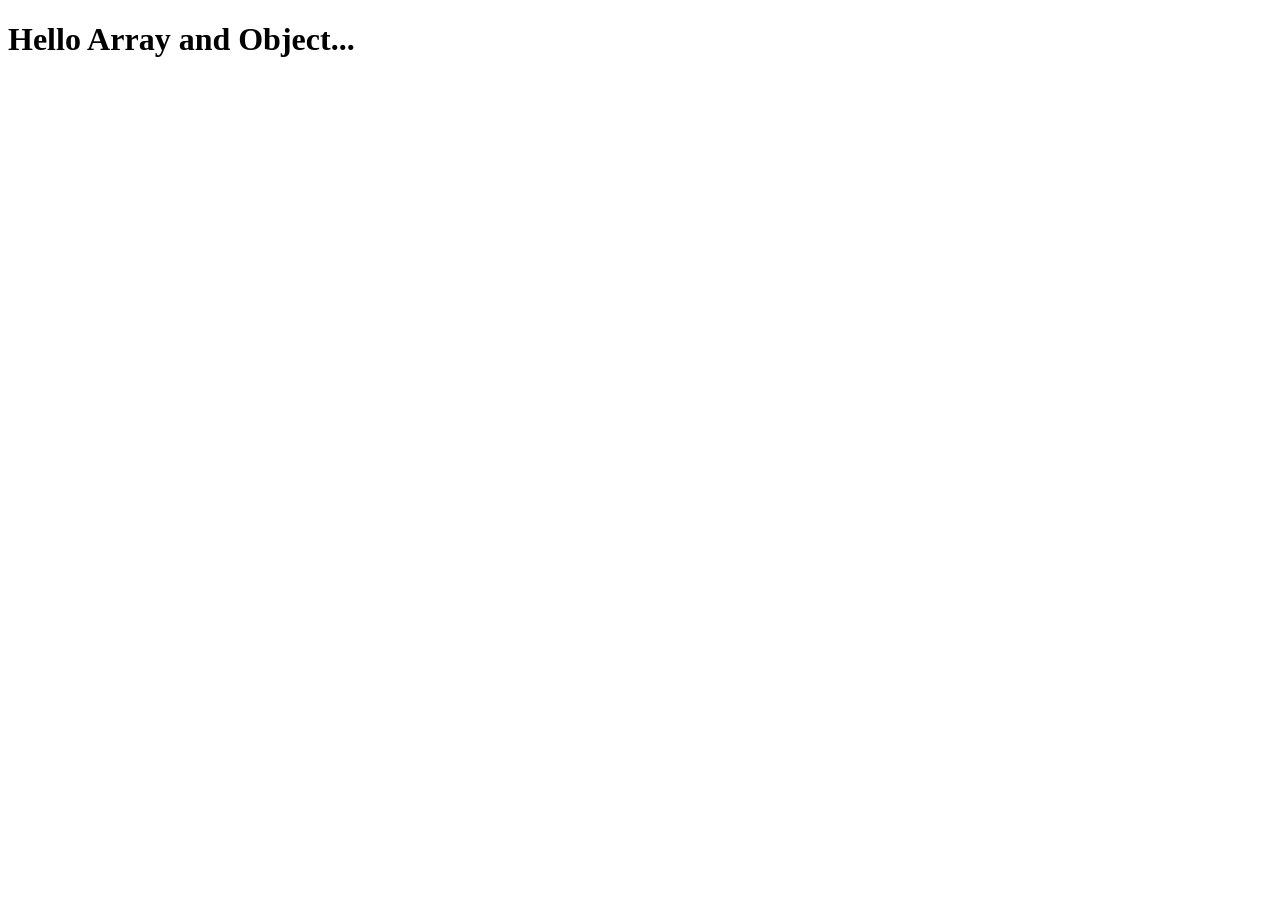
<file: Arrays & Objects_Practice/index.html>
<!DOCTYPE html>
<html lang="en">
<head>
    <meta charset="UTF-8">
    <meta name="viewport" content="width=device-width, initial-scale=1.0">
    <title>Arrays & Objects</title>
</head>
<body>
    
    <h1>Hello Array and Object...</h1>

    <script src="./app.js"></script>
</body>
</html>
</file>
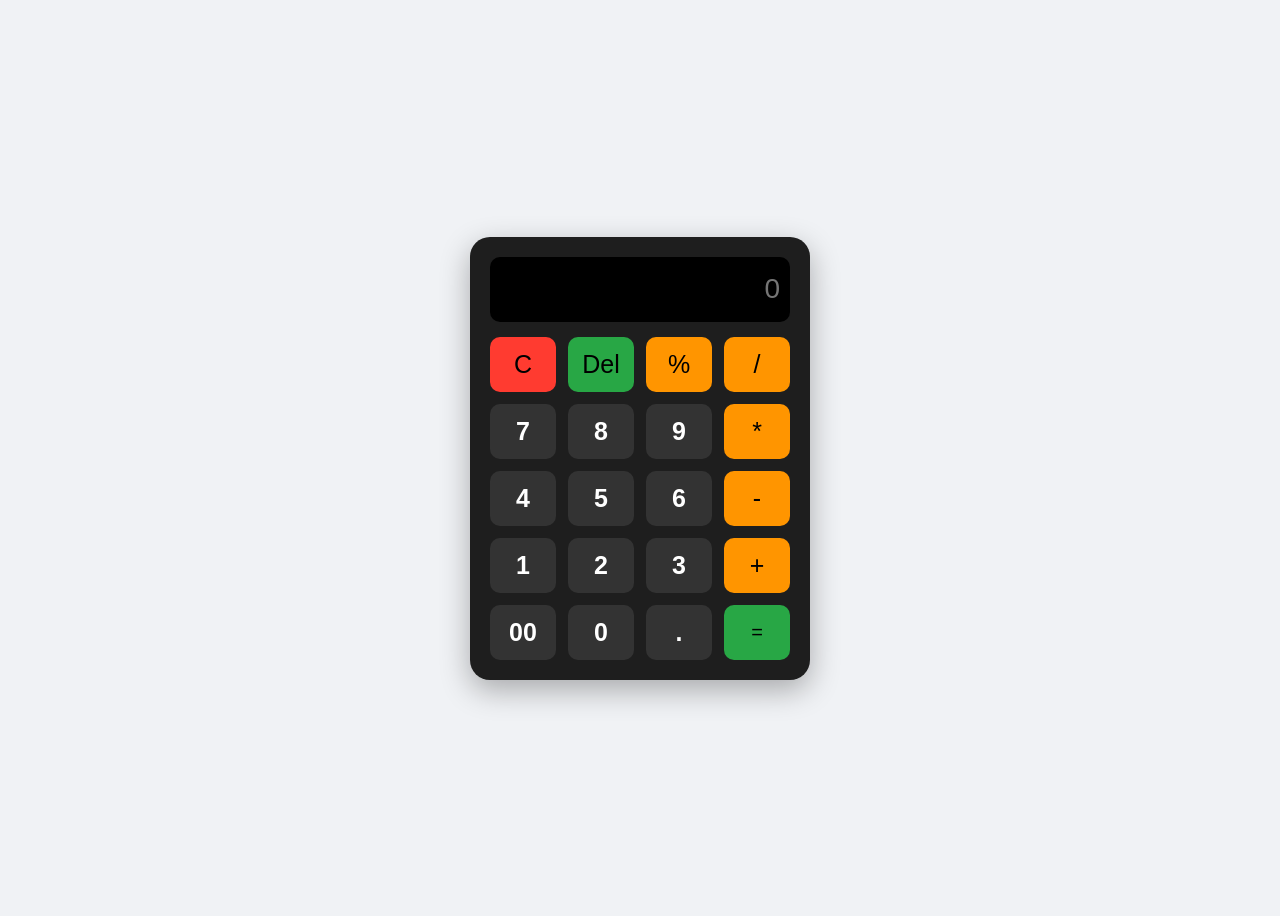
<file: Calculator/index.html>
<!DOCTYPE html>
<html lang="en">
<head>
    <meta charset="UTF-8">
    <meta name="viewport" content="width=device-width, initial-scale=1.0">
    <title>Calculator</title>
    <link rel="stylesheet" href="./style.css">
</head>
<body>
    <div class="container">

        <input type="text" id="display" disabled placeholder="0">

       <div class="buttons">

        <div class="clear">C</div>
        <div class="del">Del</div>
        <div class="opera">%</div>
        <div class="opera">/</div>
        <div class="btn">7</div>
        <div class="btn">8</div>
        <div class="btn">9</div>
        <div class="opera">*</div>
        <div class="btn">4</div>
        <div class="btn">5</div>
        <div class="btn">6</div>
        <div class="opera">-</div>
        <div class="btn">1</div>
        <div class="btn">2</div>
        <div class="btn">3</div>
        <div class="opera">+</div>
        <div class="btn">00</div>
        <div class="btn">0</div>
        <div class="btn">.</div>
        <div class="equal">=</div>

       </div>

    </div>


    <script src="./app.js"></script>
</body>
</html>
</file>
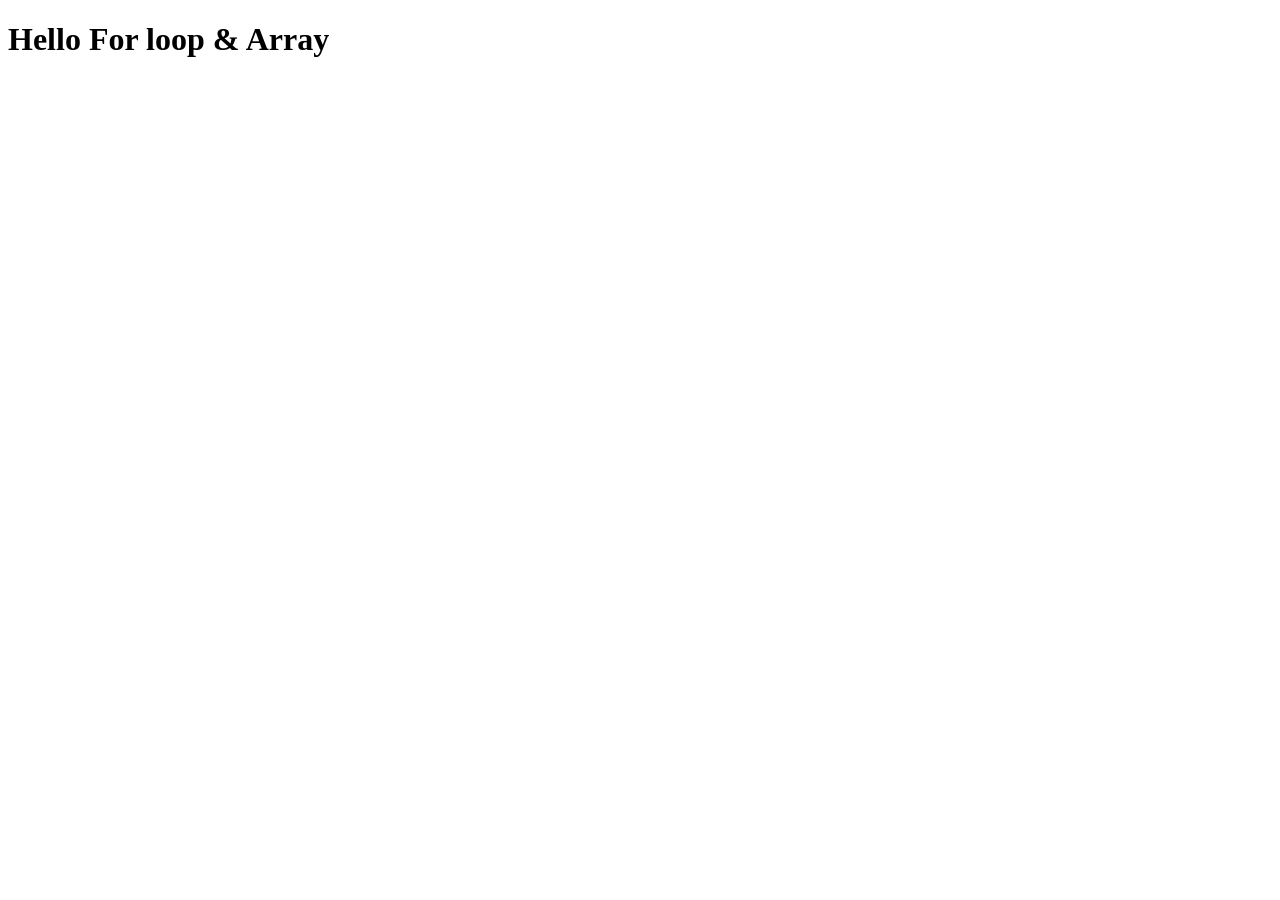
<file: For loop & Array/index.html>
<!DOCTYPE html>
<html lang="en">
<head>
    <meta charset="UTF-8">
    <meta name="viewport" content="width=device-width, initial-scale=1.0">
    <title>For loop & Array</title>
</head>
<body>
    
    <h1>Hello For loop & Array</h1>

<script src="./app.js"></script>
</body>
</html>
</file>
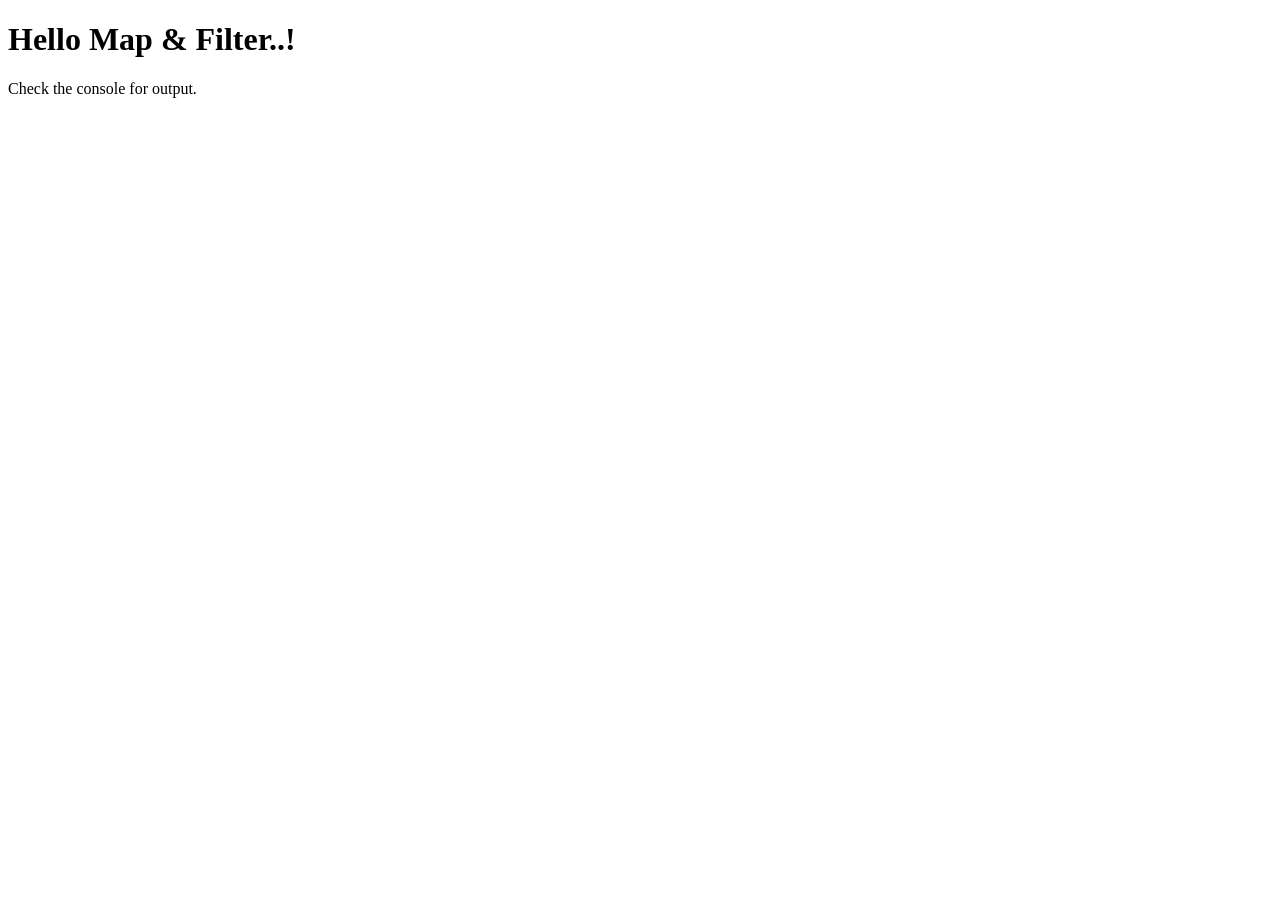
<file: Map & Filter/index.html>
<!DOCTYPE html>
<html lang="en">
<head>
    <meta charset="UTF-8">
    <meta name="viewport" content="width=device-width, initial-scale=1.0">
    <title>Map & Filter</title>
</head>
<body>
    
    <h1>Hello Map & Filter..!</h1>
    <p>Check the console for output.</p>



<script src="./filter.js"></script>
</body>
</html>
</file>
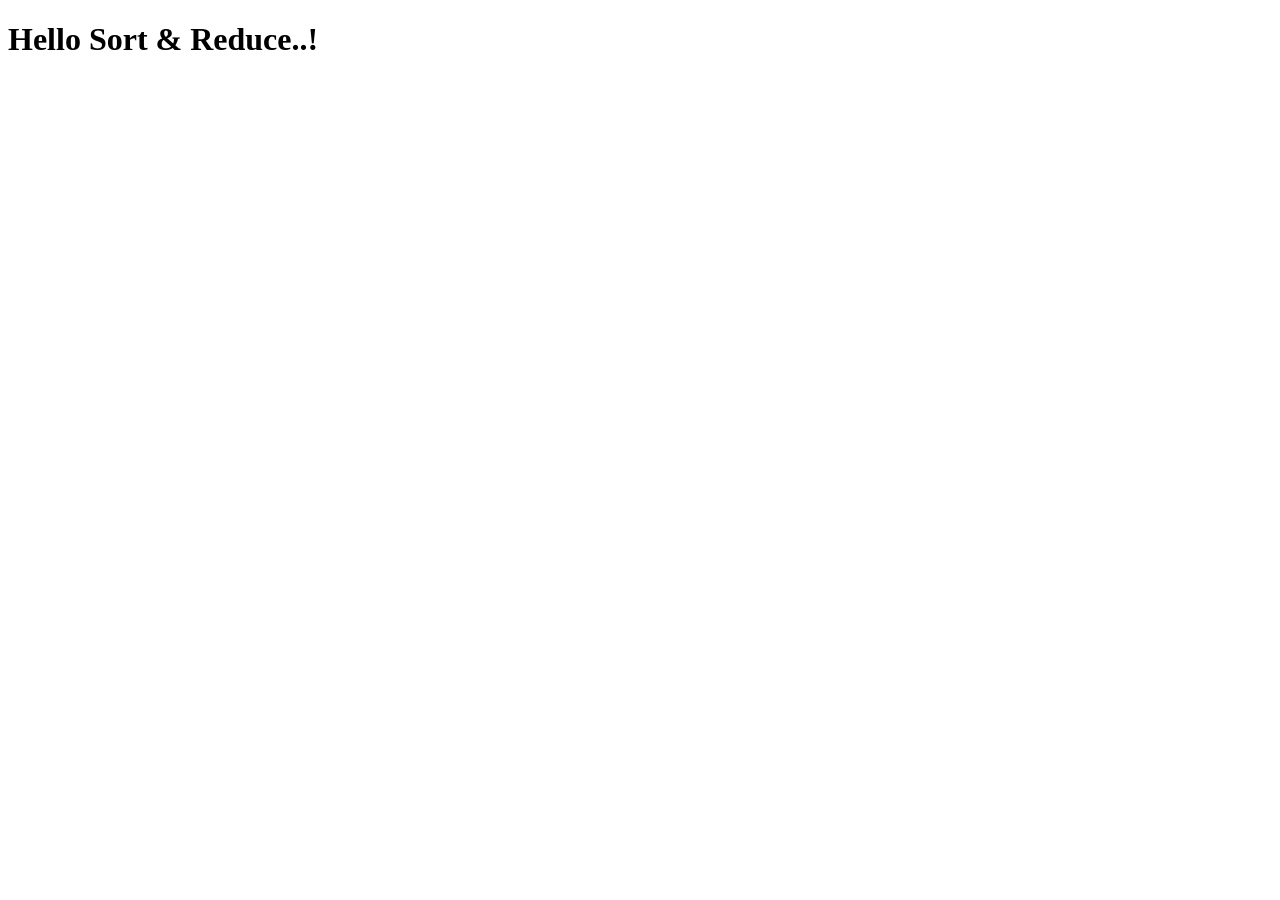
<file: Sort & Reduce/index.html>
<!DOCTYPE html>
<html lang="en">
<head>
    <meta charset="UTF-8">
    <meta name="viewport" content="width=device-width, initial-scale=1.0">
    <title>Sort & Reduce</title>
</head>
<body>
    
    <h1>Hello Sort & Reduce..!</h1>


    <script src="./reduce.js"></script>
</body>
</html>
</file>
<file: Calculator/style.css>
body{
     background-color: #f0f2f5;
     display: flex;
     justify-content: center;
     align-items: center;
     height: 100vh;
     font-family: sans-serif;

}

.container{
    width: 300px;
    background-color: rgb(30, 30, 30);
    padding: 20px;
    border-radius: 20px;
    box-shadow: 0 10px 30px rgba(0, 0, 0, 0.3);
}

#display {
    width: 300px;
    height: 65px;
    background-color: #000;
    color: #0f0;
    border: none;
    border-radius: 10px;
    text-align: right;
    font-size: 28px;
    padding: 10px;
    margin-bottom: 15px;
    box-sizing: border-box;
}

.buttons{
    display: grid;
    grid-template-columns: repeat(4, 1fr);
    gap: 12px;
}

.btn {
height: 55px;
border: none;
border-radius: 10px;
font-size: 25px;
cursor: pointer;
background-color: #333;
color: white;
transition: 0.2s;
display: flex;
justify-content: center;
align-items: center;
text-align: center;
font-weight: bold;
}

button:hover {
    background-color: #444;
}

.opera {
    background-color: #ff9500;
    height: 55px;
    border-radius: 10px;
    font-size: 25px;
    text-align: center;
    display: flex;
    justify-content: center;
    align-items: center;
}

.opera:hover {
    background-color: #e68900;
}

.equal {
    background-color: rgb(40, 167, 69);
    height: 55px;
    border-radius: 10px;
    font-size: 20px;
    text-align: center;
    display: flex;
    justify-content: center;
    align-items: center;
}

.del{
    background-color: rgb(40, 167, 69);
    height: 55px;
    border-radius: 10px;
    font-size: 25px;
    text-align: center;
    display: flex;
    justify-content: center;
    align-items: center;
    /* font-weight: bold; */
}


.clear {
    background-color: #ff3b30;
    height: 55px;
    border-radius: 10px;
    font-size: 25px;
    text-align: center;
    display: flex;
    justify-content: center;
    align-items: center;
}
</file>
